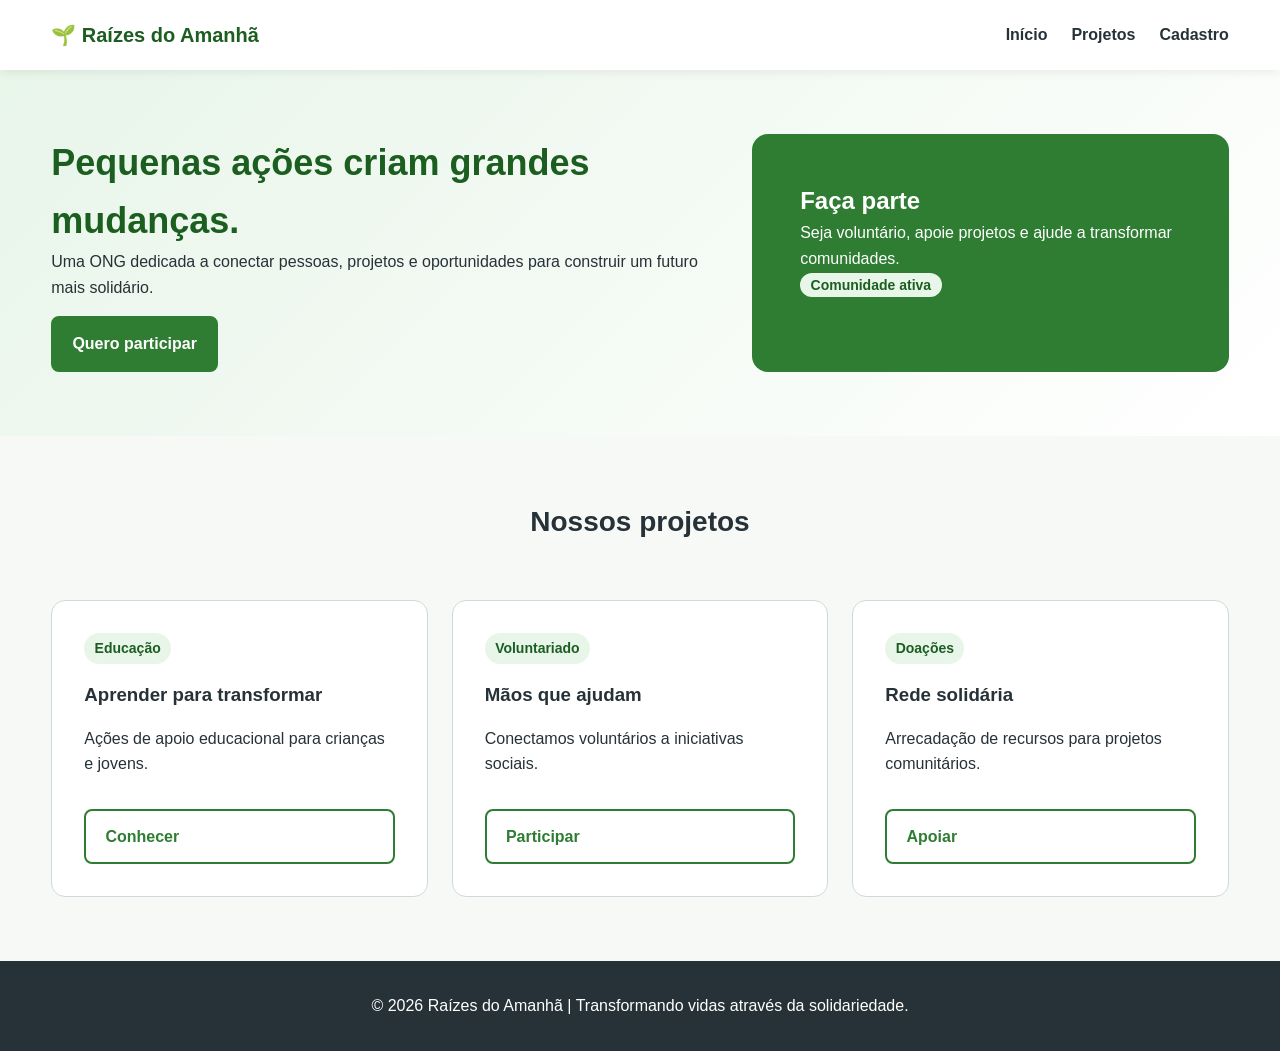
<file: index.html>
<!DOCTYPE html>
<html lang="pt-BR">

<head>
    <meta charset="UTF-8">
    <meta name="viewport" content="width=device-width, initial-scale=1.0">

    <title>Raízes do Amanhã</title>

    <link rel="stylesheet" href="style.css">
</head>

<body>

    <header>
        <div class="container topo">

            <a class="logo" href="index.html">
                🌱 Raízes do Amanhã
            </a>

            <button class="menu-hamburguer" aria-label="Abrir menu">
                ☰
            </button>

            <ul class="nav-links">

                <li>
                    <a href="index.html">Início</a>
                </li>

                <li class="dropdown">

                    <a href="projetos.html">Projetos</a>

                    <ul class="submenu">
                        <li>
                            <a href="projetos.html">Educação</a>
                        </li>

                        <li>
                            <a href="projetos.html">Meio ambiente</a>
                        </li>
                    </ul>

                </li>

                <li>
                    <a href="cadastro.html">Cadastro</a>
                </li>

            </ul>

        </div>
    </header>


    <main>

        <section class="hero">

            <div class="container grid-12">

                <div class="hero-texto">

                    <h1>
                        Pequenas ações criam grandes mudanças.
                    </h1>

                    <p>
                        Uma ONG dedicada a conectar pessoas, projetos e oportunidades para construir um futuro mais solidário.
                    </p>

                    <a class="btn" href="cadastro.html">
                        Quero participar
                    </a>

                </div>


                <aside class="hero-card">

                    <h2>Faça parte</h2>

                    <p>
                        Seja voluntário, apoie projetos e ajude a transformar comunidades.
                    </p>

                    <span class="badge">
                        Comunidade ativa
                    </span>

                </aside>

            </div>

        </section>


        <section class="secao">

            <div class="container grid-12">

                <h2 class="titulo" style="grid-column:1/-1">
                    Nossos projetos
                </h2>


                <div class="cards">

                    <article class="card">

                        <span class="badge">
                            Educação
                        </span>

                        <h3>
                            Aprender para transformar
                        </h3>

                        <p>
                            Ações de apoio educacional para crianças e jovens.
                        </p>

                        <a class="btn secundario" href="projetos.html">
                            Conhecer
                        </a>

                    </article>


                    <article class="card">

                        <span class="badge">
                            Voluntariado
                        </span>

                        <h3>
                            Mãos que ajudam
                        </h3>

                        <p>
                            Conectamos voluntários a iniciativas sociais.
                        </p>

                        <a class="btn secundario" href="projetos.html">
                            Participar
                        </a>

                    </article>


                    <article class="card">

                        <span class="badge">
                            Doações
                        </span>

                        <h3>
                            Rede solidária
                        </h3>

                        <p>
                            Arrecadação de recursos para projetos comunitários.
                        </p>

                        <a class="btn secundario" href="projetos.html">
                            Apoiar
                        </a>

                    </article>

                </div>

            </div>

        </section>

    </main>


    <footer>

        <p>
            © 2026 Raízes do Amanhã | Transformando vidas através da solidariedade.
        </p>

    </footer>


    <script>

        const b = document.querySelector(".menu-hamburguer");
        const n = document.querySelector(".nav-links");

        b?.addEventListener("click", () => {
            n.classList.toggle("ativo");
        });


        const f = document.querySelector("form");
        const t = document.querySelector(".toast");

        f?.addEventListener("submit", e => {

            e.preventDefault();

            t.classList.add("ativo");

            setTimeout(() => {
                t.classList.remove("ativo");
            }, 3500);

        });

    </script>

</body>

</html>
</file>
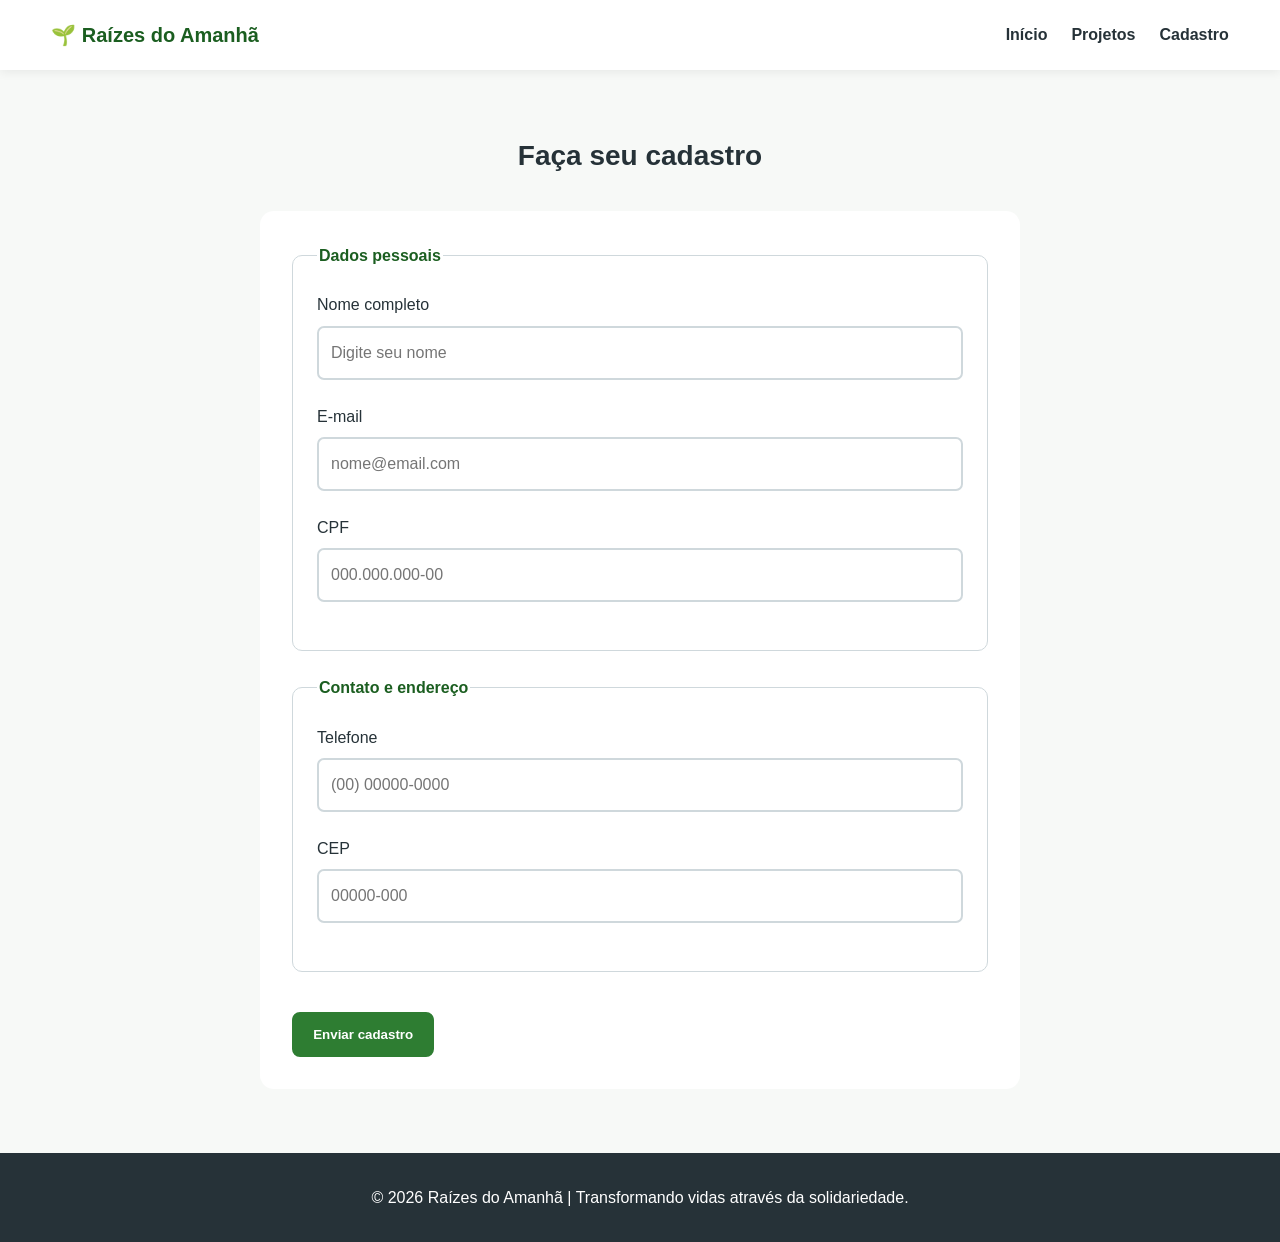
<file: cadastro.html>
<!DOCTYPE html><html lang="pt-BR"><head><meta charset="UTF-8"><meta name="viewport" content="width=device-width, initial-scale=1.0"><title>Cadastro | Raízes do Amanhã</title><link rel="stylesheet" href="style.css"></head><body><header><div class="container topo"><a class="logo" href="index.html">🌱 Raízes do Amanhã</a><button class="menu-hamburguer" aria-label="Abrir menu">☰</button><ul class="nav-links"><li><a href="index.html">Início</a></li><li class="dropdown"><a href="projetos.html">Projetos</a><ul class="submenu"><li><a href="projetos.html">Educação</a></li><li><a href="projetos.html">Meio ambiente</a></li></ul></li><li><a href="cadastro.html">Cadastro</a></li></ul></div></header><main><section class="secao"><div class="container"><h1 class="titulo">Faça seu cadastro</h1><form class="formulario"><fieldset><legend>Dados pessoais</legend><div class="grupo"><label for="nome">Nome completo</label><input id="nome" type="text" placeholder="Digite seu nome" required></div><div class="grupo"><label for="email">E-mail</label><input id="email" type="email" placeholder="nome@email.com" required></div><div class="grupo"><label for="cpf">CPF</label><input id="cpf" type="text" placeholder="000.000.000-00" pattern="[0-9]{3}\.[0-9]{3}\.[0-9]{3}-[0-9]{2}" required></div></fieldset><fieldset><legend>Contato e endereço</legend><div class="grupo"><label for="tel">Telefone</label><input id="tel" type="tel" placeholder="(00) 00000-0000" pattern="\([0-9]{2}\) [0-9]{5}-[0-9]{4}" required></div><div class="grupo"><label for="cep">CEP</label><input id="cep" type="text" placeholder="00000-000" pattern="[0-9]{5}-[0-9]{3}" required></div></fieldset><button class="btn" type="submit">Enviar cadastro</button></form><div class="toast">Cadastro enviado com sucesso! Obrigada por participar. 🌱</div></div></section></main><footer><p>© 2026 Raízes do Amanhã | Transformando vidas através da solidariedade.</p></footer><script>const b=document.querySelector(".menu-hamburguer"),n=document.querySelector(".nav-links");b?.addEventListener("click",()=>n.classList.toggle("ativo"));const f=document.querySelector("form"),t=document.querySelector(".toast");f?.addEventListener("submit",e=>{e.preventDefault();t.classList.add("ativo");setTimeout(()=>t.classList.remove("ativo"),3500)})</script></body></html>
</file>
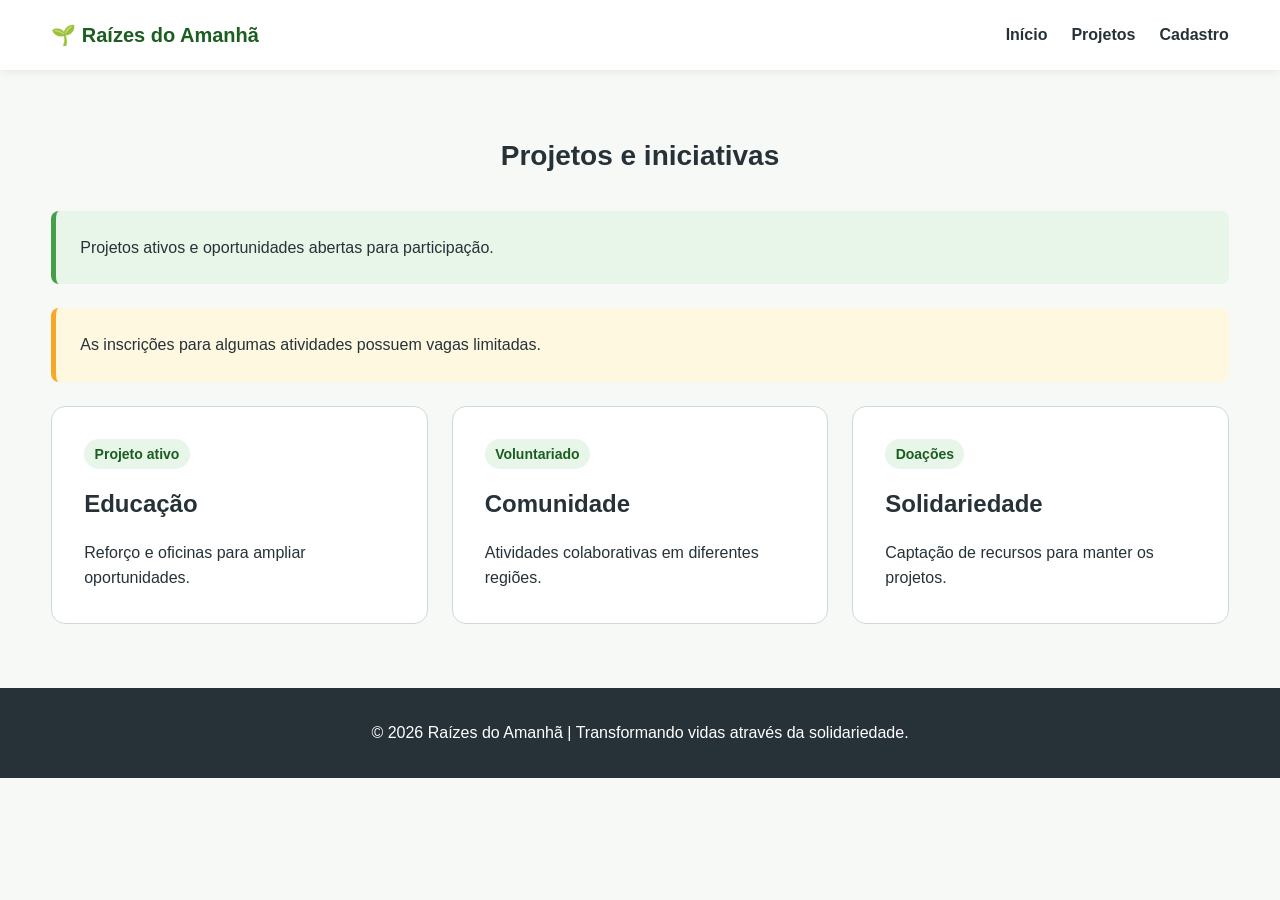
<file: projetos.html>
<!DOCTYPE html><html lang="pt-BR"><head><meta charset="UTF-8"><meta name="viewport" content="width=device-width, initial-scale=1.0"><title>Projetos | Raízes do Amanhã</title><link rel="stylesheet" href="style.css"></head><body><header><div class="container topo"><a class="logo" href="index.html">🌱 Raízes do Amanhã</a><button class="menu-hamburguer" aria-label="Abrir menu">☰</button><ul class="nav-links"><li><a href="index.html">Início</a></li><li class="dropdown"><a href="projetos.html">Projetos</a><ul class="submenu"><li><a href="projetos.html">Educação</a></li><li><a href="projetos.html">Meio ambiente</a></li></ul></li><li><a href="cadastro.html">Cadastro</a></li></ul></div></header><main><section class="secao"><div class="container"><h1 class="titulo">Projetos e iniciativas</h1><div class="alerta sucesso">Projetos ativos e oportunidades abertas para participação.</div><div class="alerta aviso">As inscrições para algumas atividades possuem vagas limitadas.</div><div class="cards"><article class="card"><span class="badge">Projeto ativo</span><h2>Educação</h2><p>Reforço e oficinas para ampliar oportunidades.</p></article><article class="card"><span class="badge">Voluntariado</span><h2>Comunidade</h2><p>Atividades colaborativas em diferentes regiões.</p></article><article class="card"><span class="badge">Doações</span><h2>Solidariedade</h2><p>Captação de recursos para manter os projetos.</p></article></div></div></section></main><footer><p>© 2026 Raízes do Amanhã | Transformando vidas através da solidariedade.</p></footer><script>const b=document.querySelector(".menu-hamburguer"),n=document.querySelector(".nav-links");b?.addEventListener("click",()=>n.classList.toggle("ativo"));const f=document.querySelector("form"),t=document.querySelector(".toast");f?.addEventListener("submit",e=>{e.preventDefault();t.classList.add("ativo");setTimeout(()=>t.classList.remove("ativo"),3500)})</script></body></html>
</file>
<file: style.css>
/* DESIGN SYSTEM */
:root{
  --cor-primaria:#2E7D32; --cor-primaria-escura:#1B5E20; --cor-secundaria:#81C784;
  --cor-destaque:#F9A825; --cor-sucesso:#43A047; --cor-erro:#C62828;
  --cor-fundo:#F7F9F7; --cor-branco:#FFFFFF; --cor-texto:#263238;
  --cor-texto-secundario:#546E7A; --cor-borda:#CFD8DC;
  --fonte-pequena:.875rem; --fonte-corpo:1rem; --fonte-media:1.25rem;
  --fonte-grande:1.75rem; --fonte-titulo:2.5rem;
  --espaco-1:.5rem; --espaco-2:1rem; --espaco-3:1.5rem;
  --espaco-4:2rem; --espaco-5:3rem; --espaco-6:4rem;
}
*{box-sizing:border-box;margin:0}
body{font-family:Arial,sans-serif;background:var(--cor-fundo);color:var(--cor-texto);line-height:1.6}
.container{width:min(1120px,92%);margin:auto}
.grid-12{display:grid;grid-template-columns:repeat(12,1fr);gap:var(--espaco-3)}
header{background:var(--cor-branco);box-shadow:0 2px 10px #00000012;position:sticky;top:0;z-index:10}
.topo{min-height:70px;display:flex;align-items:center;justify-content:space-between;gap:var(--espaco-2)}
.logo{font-size:var(--fonte-media);font-weight:bold;color:var(--cor-primaria-escura);text-decoration:none}
.nav-links{display:flex;align-items:center;gap:var(--espaco-3);list-style:none}
.nav-links a{text-decoration:none;color:var(--cor-texto);font-weight:bold}
.nav-links a:hover,.nav-links a:focus{color:var(--cor-primaria)}
.dropdown{position:relative}.submenu{display:none;position:absolute;top:100%;left:0;min-width:160px;background:#fff;padding:var(--espaco-2);list-style:none;box-shadow:0 8px 20px #0002}
.dropdown:hover .submenu,.dropdown:focus-within .submenu{display:block}
.menu-hamburguer{display:none;border:0;background:none;font-size:1.7rem;cursor:pointer}
.hero{padding:var(--espaco-6) 0;background:linear-gradient(135deg,#e8f5e9,#fff)}
.hero-texto{grid-column:span 7;align-self:center}.hero h1{font-size:var(--fonte-titulo);color:var(--cor-primaria-escura)}
.hero-card{grid-column:span 5;background:var(--cor-primaria);color:#fff;padding:var(--espaco-5);border-radius:16px}
.btn{display:inline-block;margin-top:var(--espaco-2);padding:.8rem 1.2rem;border:2px solid var(--cor-primaria);border-radius:8px;background:var(--cor-primaria);color:#fff;font-weight:bold;text-decoration:none;cursor:pointer;transition:.25s}
.btn:hover{background:var(--cor-primaria-escura);box-shadow:0 6px 14px #0002;transform:translateY(-2px)}
.btn:focus{outline:3px solid var(--cor-destaque);outline-offset:2px}.btn:active{transform:translateY(0);box-shadow:none}.btn:disabled{opacity:.5;cursor:not-allowed}
.btn.secundario{background:#fff;color:var(--cor-primaria)}
.secao{padding:var(--espaco-6) 0}.titulo{text-align:center;margin-bottom:var(--espaco-4);font-size:var(--fonte-grande)}
.cards{grid-column:1/-1;display:grid;grid-template-columns:repeat(3,1fr);gap:var(--espaco-3)}
.card{background:#fff;border:1px solid var(--cor-borda);border-radius:14px;padding:var(--espaco-4);display:flex;flex-direction:column;gap:var(--espaco-2);transition:.25s}
.card:hover{transform:translateY(-5px);box-shadow:0 10px 24px #0002}.badge{align-self:flex-start;padding:.25rem .65rem;border-radius:999px;background:#e8f5e9;color:var(--cor-primaria-escura);font-size:var(--fonte-pequena);font-weight:bold}
.alerta{padding:var(--espaco-3);border-radius:8px;margin-bottom:var(--espaco-3);border-left:5px solid}.alerta.sucesso{background:#e8f5e9;border-color:var(--cor-sucesso)}.alerta.aviso{background:#fff8e1;border-color:var(--cor-destaque)}
.formulario{max-width:760px;margin:auto;background:#fff;padding:var(--espaco-4);border-radius:14px}.grupo{display:flex;flex-direction:column;gap:var(--espaco-1);margin-bottom:var(--espaco-3)}
fieldset{border:1px solid var(--cor-borda);border-radius:10px;padding:var(--espaco-3);margin-bottom:var(--espaco-3)}legend{font-weight:bold;color:var(--cor-primaria-escura)}
input,select{padding:.75rem;border:2px solid var(--cor-borda);border-radius:7px;font:inherit;transition:.2s}input:focus,select:focus{outline:none;border-color:var(--cor-primaria);box-shadow:0 0 0 3px #81c78455}input:valid{border-color:var(--cor-sucesso)}input:not(:placeholder-shown):invalid{border-color:var(--cor-erro)}
.toast{position:fixed;right:20px;bottom:20px;background:var(--cor-texto);color:#fff;padding:var(--espaco-3);border-radius:10px;box-shadow:0 8px 24px #0003;opacity:0;transform:translateY(20px);pointer-events:none;transition:.3s}.toast.ativo{opacity:1;transform:translateY(0)}
footer{background:var(--cor-texto);color:#fff;padding:var(--espaco-4);text-align:center}
@media(max-width:1440px){.container{width:min(1180px,92%)}}
@media(max-width:1280px){.hero h1{font-size:2.25rem}}
@media(max-width:1024px){.cards{grid-template-columns:repeat(2,1fr)}.hero-texto{grid-column:span 8}.hero-card{grid-column:span 4}}
@media(max-width:768px){.menu-hamburguer{display:block}.nav-links{display:none;position:absolute;top:70px;left:0;right:0;background:#fff;padding:var(--espaco-3);flex-direction:column;align-items:flex-start}.nav-links.ativo{display:flex}.hero-texto,.hero-card{grid-column:1/-1}.hero{padding:var(--espaco-5) 0}}
@media(max-width:480px){.cards{grid-template-columns:1fr}.hero h1{font-size:1.9rem}.secao{padding:var(--espaco-5) 0}.formulario{padding:var(--espaco-3)}}
</file>
